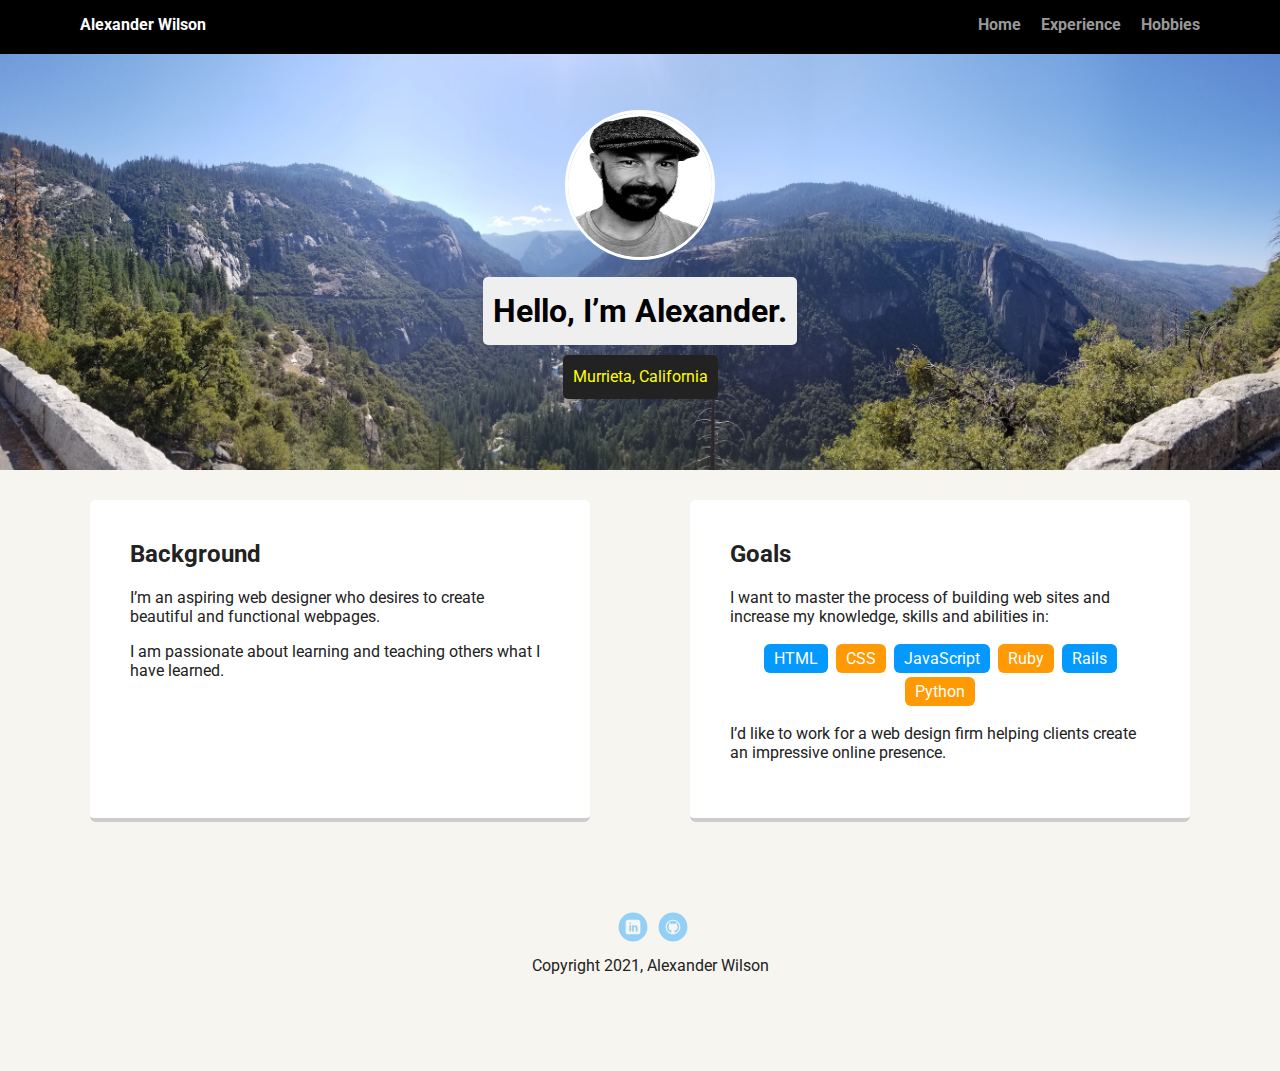
<file: profile_page_v1/index.html>
<!doctype html>
<html lang="en">
<head>
  <meta charset="utf-8">
  <title>Alexander Wilson's Profile</title>
  <meta name="viewport" content="width=device-width, initial-scale=1.0">
  <link rel="stylesheet" href="styles.css">
  <link href="https://fonts.googleapis.com/css?family=Muli%7CRoboto:400,300,500,700,900" rel="stylesheet"></head>
  <body>

    <nav class="menu">
        <ul class="nav">
          <li class="name">Alexander Wilson</li>
          <li><a href="../index.html">Home</a></li>
          <li><a href="../experience.html">Experience</a></li>
          <li><a href="../hobbies.html">Hobbies</a></li>
        </ul>
      </nav>

    <header>
      <img src="images/me.jpg" alt="Picture of Alexander Wilson" class="profile-image">
      <h1 class="tag name">Hello, I’m Alexander.</h1>
      <p class="tag location">Murrieta, California</p>
    </header>

    <section class="flex">
      <article class="background">
        <h2>Background</h2>
        <p>I’m an aspiring web designer who desires to create beautiful and functional webpages.</p>
        <p>I am passionate about learning and teaching others what I have learned.</p>
      </article> 

      <article class="goals">
        <h2>Goals</h2>
        <p>I want to master the process of building web sites and increase my knowledge, skills and abilities in:</p>
        <ul class="skills">
          <li>HTML</li>
          <li>CSS</li>
          <li>JavaScript</li>
          <li>Ruby</li>
          <li>Rails</li>
          <li>Python</li>
        </ul>
        <p>I’d like to work for a web design firm helping clients create an impressive online presence.</p>
      </article> 

    </section>
    <footer>
      <ul>
        <li><a href="https://www.linkedin.com/in/jalexanderwilson" class="social linkedin">LinkedIn</a></li>
        <li><a href="https://github.com/rvvldesign" class="social github">Github</a></li>
      </ul>
      <p class="copyright">Copyright 2021, Alexander Wilson</p>
    </footer>
  </body>
  </html>
</file>
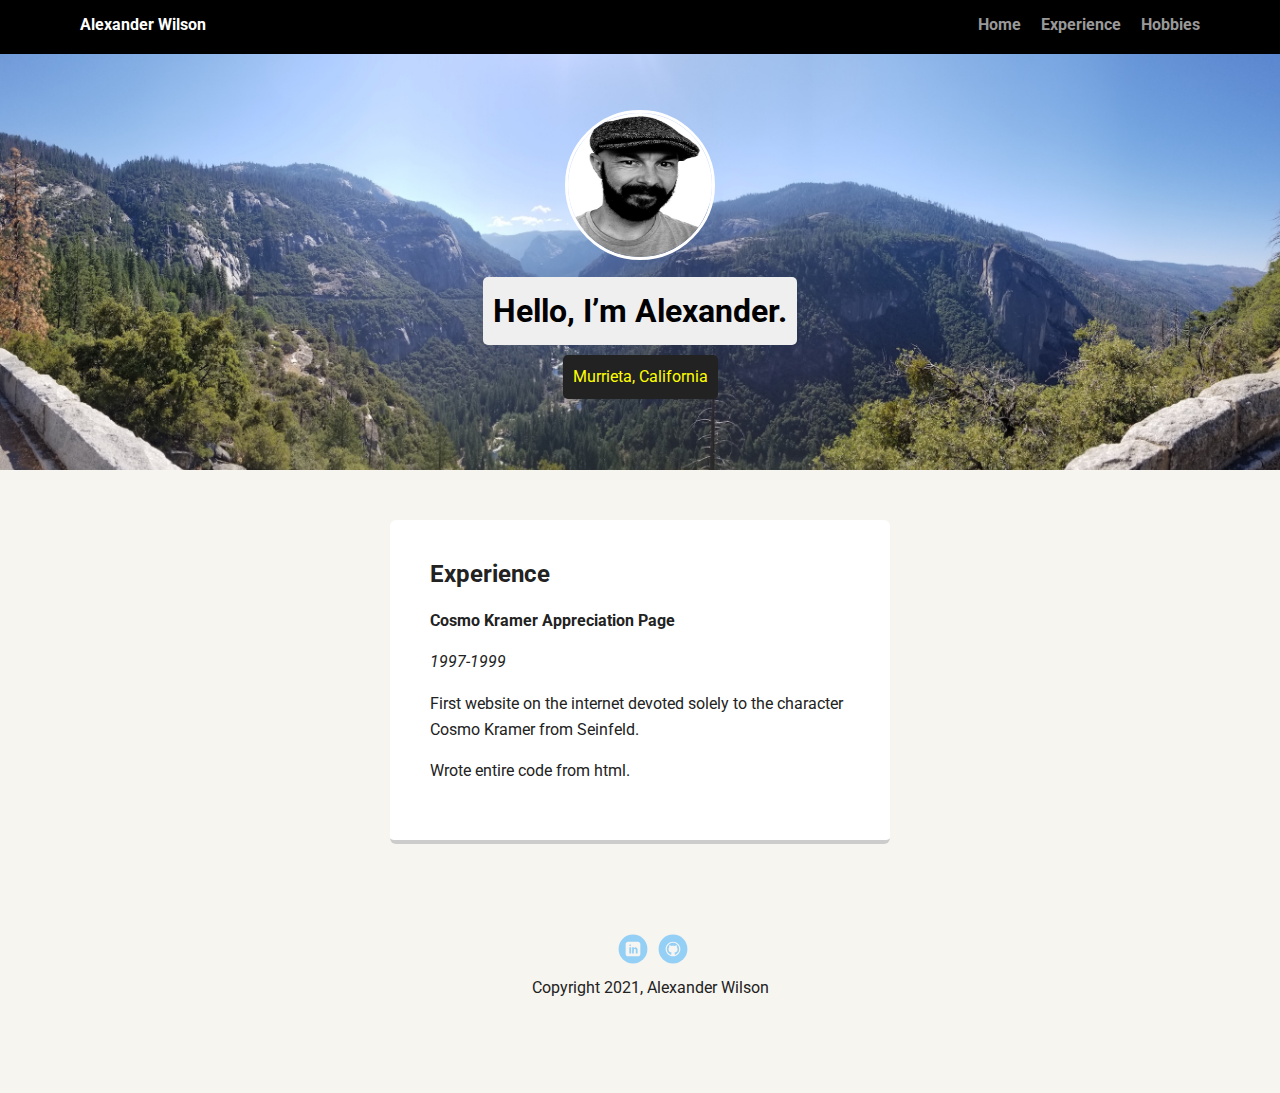
<file: profile_page_v1/experience.html>
<!doctype html>
<html lang="en">
<head>
  <meta charset="utf-8">
  <title>Experience</title>
  <meta name="viewport" content="width=device-width, initial-scale=1.0">
  <link rel="stylesheet" href="styles.css">
  <link href="https://fonts.googleapis.com/css?family=Muli%7CRoboto:400,300,500,700,900" rel="stylesheet"></head>
  <body>

    <nav class="menu">
        <ul class="nav">
          <li class="name">Alexander Wilson</li>
          <li><a href="../index.html">Home</a></li>
          <li><a href="../experience.html">Experience</a></li>
          <li><a href="../hobbies.html">Hobbies</a></li>
        </ul>
    </nav>

    <header>
      <img src="images/me.jpg" alt="Picture of Alexander Wilson" class="profile-image">
      <h1 class="tag name">Hello, I’m Alexander.</h1>
      <p class="tag location">Murrieta, California</p>
    </header>

    <main class="flex">
      <article class="card">
        <h2>Experience</h2>
        <p><b>Cosmo Kramer Appreciation Page</b></p>
        <p><em>1997-1999</em></p>
        <p>First website on the internet devoted solely to the character Cosmo Kramer from Seinfeld.</p>
        <p>Wrote entire code from html.</p>
      </article> 

    </main>
    <footer>
      <ul>
        <li><a href="https://www.linkedin.com/in/jalexanderwilson" class="social linkedin">LinkedIn</a></li>
        <li><a href="https://github.com/rvvldesign" class="social github">Github</a></li>
      </ul>
      <p class="copyright">Copyright 2021, Alexander Wilson</p>
    </footer>
  </body>
  </html>
</file>
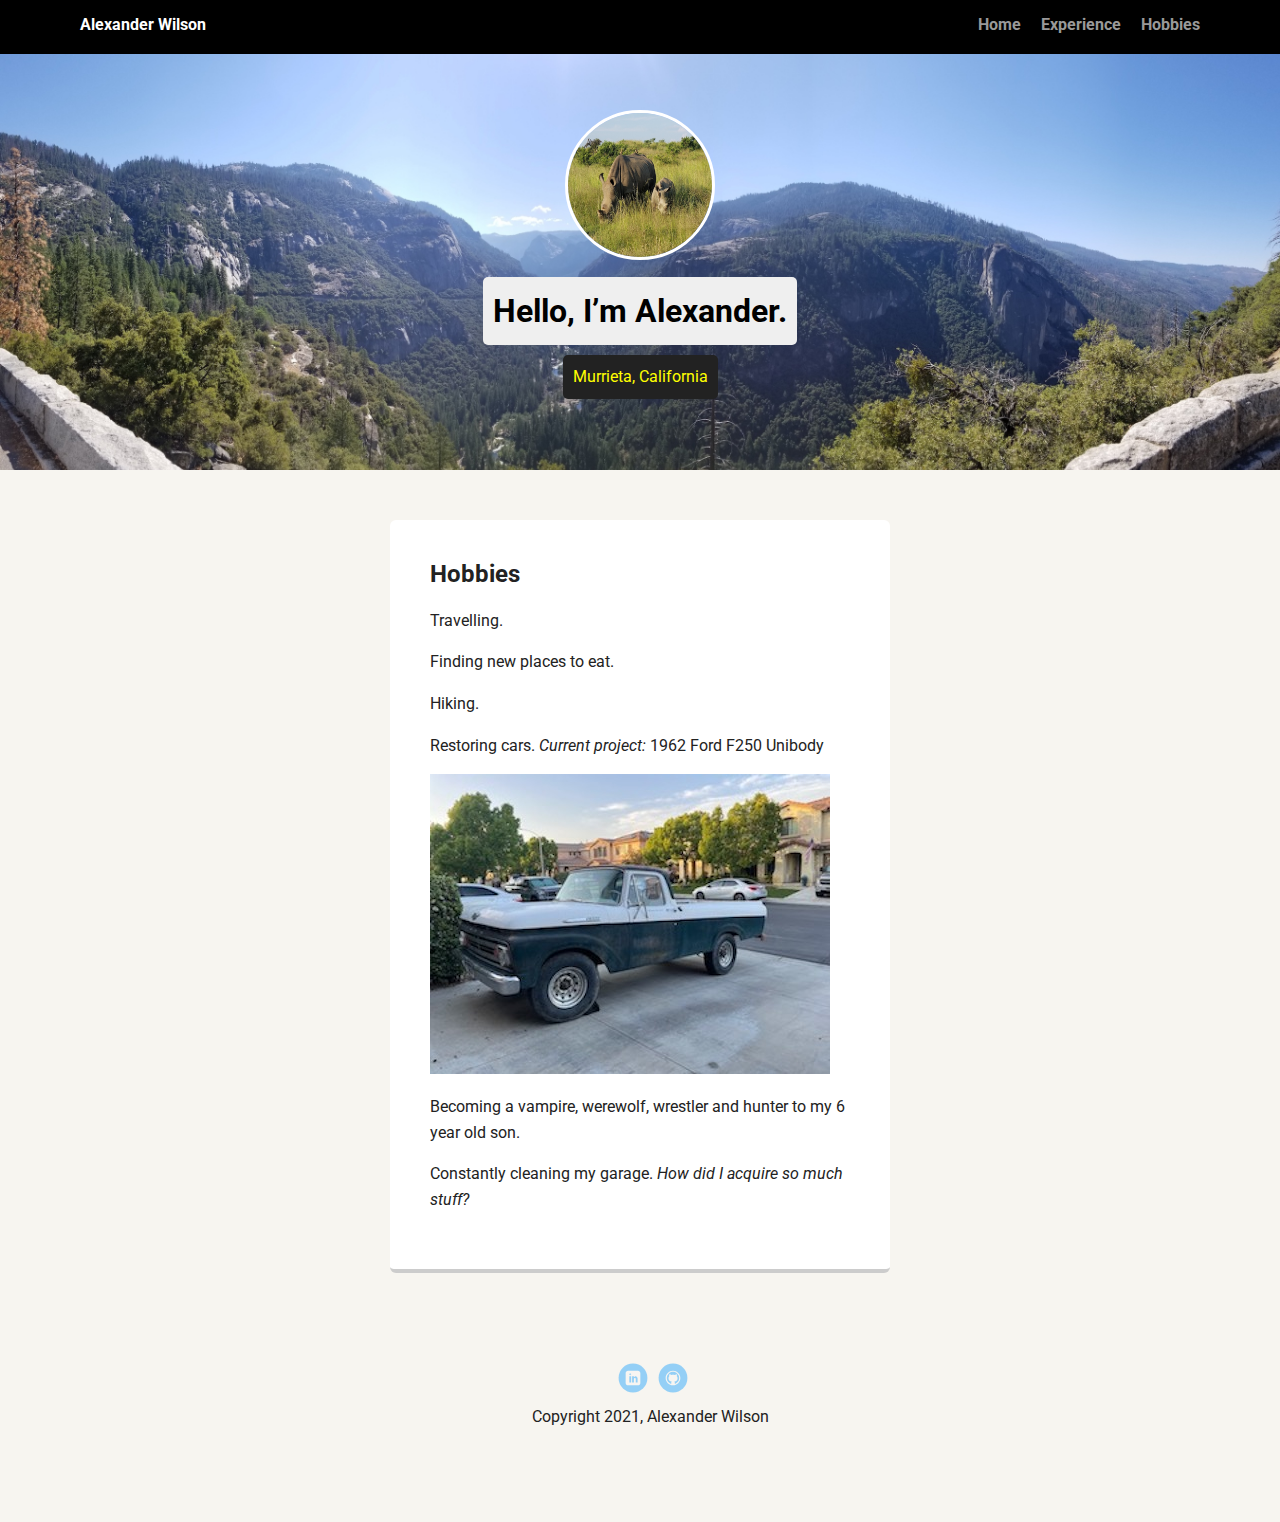
<file: profile_page_v1/hobbies.html>
<!doctype html>
<html lang="en">
<head>
  <meta charset="utf-8">
  <title>Hobbies</title>
  <meta name="viewport" content="width=device-width, initial-scale=1.0">
  <link rel="stylesheet" href="styles.css">
  <link href="https://fonts.googleapis.com/css?family=Muli%7CRoboto:400,300,500,700,900" rel="stylesheet"></head>
  <body>

    <nav class="menu">
        <ul class="nav">
          <li class="name">Alexander Wilson</li>
          <li><a href="../index.html">Home</a></li>
          <li><a href="../experience.html">Experience</a></li>
          <li><a href="../hobbies.html">Hobbies</a></li>
        </ul>
    </nav>

    <header>
      <img src="images/rhinos.jpg" alt="Photo of rhino in South Africa" class="profile-image">
      <h1 class="tag name">Hello, I’m Alexander.</h1>
      <p class="tag location">Murrieta, California</p>
    </header>

    <main class="flex">
      <article class="card">
        <h2>Hobbies</h2>
        <p>Travelling.</p>
        <p>Finding new places to eat.</p>
        <p>Hiking.</p>
        <p>Restoring cars. <em>Current project:</em> 1962 Ford F250 Unibody</p>
        <img src="images/62ford.jpeg" alt="Photo of 1962 Ford F250">
        <p>Becoming a vampire, werewolf, wrestler and hunter to my 6 year old son.</p>
        <p>Constantly cleaning my garage. <em>How did I acquire so much stuff?</em></p>
      </article> 

    </main>
    <footer>
      <ul>
        <li><a href="https://www.linkedin.com/in/jalexanderwilson" class="social linkedin">LinkedIn</a></li>
        <li><a href="https://github.com/rvvldesign" class="social github">Github</a></li>
      </ul>
      <p class="copyright">Copyright 2021, Alexander Wilson</p>
    </footer>
  </body>
</file>
<file: profile_page_v1/styles.css>
/* Global Layout Set-up */
* { 
  box-sizing: border-box;
}
  
body {
  margin: 0;
  padding: 0;
  text-align: center;
  font-family: 'Roboto', sans-serif;
  color: #222;
  background: #f7f5f0;
}
/* Link Styles */

a {
  text-decoration: none;
  color: #999;
}
a:hover {
  color: #6633ff;
}

/* Section Styles */

.menu {
  width: 100%;
  background: black;
  min-height: 30px;
  padding: 10px;
  position: fixed;
  text-align: center;
}
.nav {
  display: flex;
  justify-content: space-around;
  font-weight: 700;
  list-style-type: none;
  margin: 0 auto;
  padding: 0;
}

.nav .name {
    display: block;
    margin-right: auto;
    color: white;
}
.nav li {
  padding: 5px 10px 10px 10px;
}
.nav a {
  transition: all .5s;
}
.nav a:hover {
  color: white
}

header {
  text-align: center;
  background: url('images/yosemite.jpeg') no-repeat top center ;
  background-size: cover;
  overflow: hidden;
  padding-top: 60px;
}
header {
  line-height: 1.5;
}
header .profile-image {
  margin-top: 50px;
  width: 150px;
  height: 150px;
  border-radius: 50%;
  border: 3px solid white;
  transition: all .5s;
}
header .profile-image:hover {
  transform: scale(1.5) rotate(20deg);
}
header .profile-image:hover {
  transform: scale(1.5) rotate(20deg);
}
.tag {
  background-color: #efefef;
  color: black;
  padding: 10px;
  border-radius: 5px;
  display: table;
  margin: 10px auto;
} 
.location {
  background-color: #222;
  color: yellow;
}
.card {
  margin: 30px;
  padding: 20px 40px 40px;
  max-width: 500px;
  text-align: left;
  background: #fff;
  border-bottom: 4px solid #ccc;
  border-radius: 6px;
  transition: all .5s;
}
.card:hover {
  border-color: #ff99ff;
}
.background {
  margin: 30px;
  padding: 20px 40px 40px;
  max-width: 500px;
  text-align: left;
  background: #fff;
  border-bottom: 4px solid #ccc;
  border-radius: 6px;
  transition: all .5s;
}
.background:hover {
  border-color: #ff99ff;
}
.goals {
  margin: 30px;
  padding: 20px 40px 40px;
  max-width: 500px;
  text-align: left;
  background: #fff;
  border-bottom: 4px solid #ccc;
  border-radius: 6px;
  transition: all .5s;
}
.goals:hover {
  border-color: #ff99ff;
}
ul.skills {
  padding: 0;
  text-align: center;
}

.skills li {
  border-radius: 6px;
  display: inline-block;
  background: #ff9904;
  color: white;
  padding: 5px 10px;
  margin: 2px;
}

.skills li:nth-child(odd) {
  background: #0399ff;
}

footer {
  width: 100%;
  min-height: 30px;
  padding: 20px 0 40px 20px;
}

footer .copyright {
  top: -8px;
  font-size: .75em;
}

footer ul {
  list-style-type: none;
  margin: 0;
  padding: 0;
}

footer ul li {
  display: inline-block;
}

a.social {
  display: inline-block;
  text-indent: -9999px;
  margin-left: 5px;
  width: 30px;
  height: 30px;
  background-size: 30px 30px;
  opacity: .4;
  transition: all .5s;
}
a.twitter {
  background-image: url(images/twitter.svg);
}
a.linkedin {
  background-image: url(images/linkedin.svg);
}
a.github {
  background-image: url(images/github.svg);
}
a.social:hover {
  opacity: 1;
}
.clearfix {
  clear: both;
}

/* Styles for larger screens */
@media screen and (min-width: 720px) {
  
  .flex {
      display: -ms-flexbox;      /* TWEENER - IE 10 */
      display: flex; 
      max-width: 1200px;
      -ms-flex-pack: distribute;
      justify-content: space-around;
      margin: 0 auto;
  }

  header {
    min-height: 470px;
  }

  .nav {
    max-width: 1200px;
    padding: 0 30px;
  }


  main {
    padding-top: 20px;
  }

  main p {
    line-height: 1.6em;
  }

  footer {
    font-size: 1.3em;
    max-width: 1200px;
    margin: 40px auto;
  }

}
</file>
